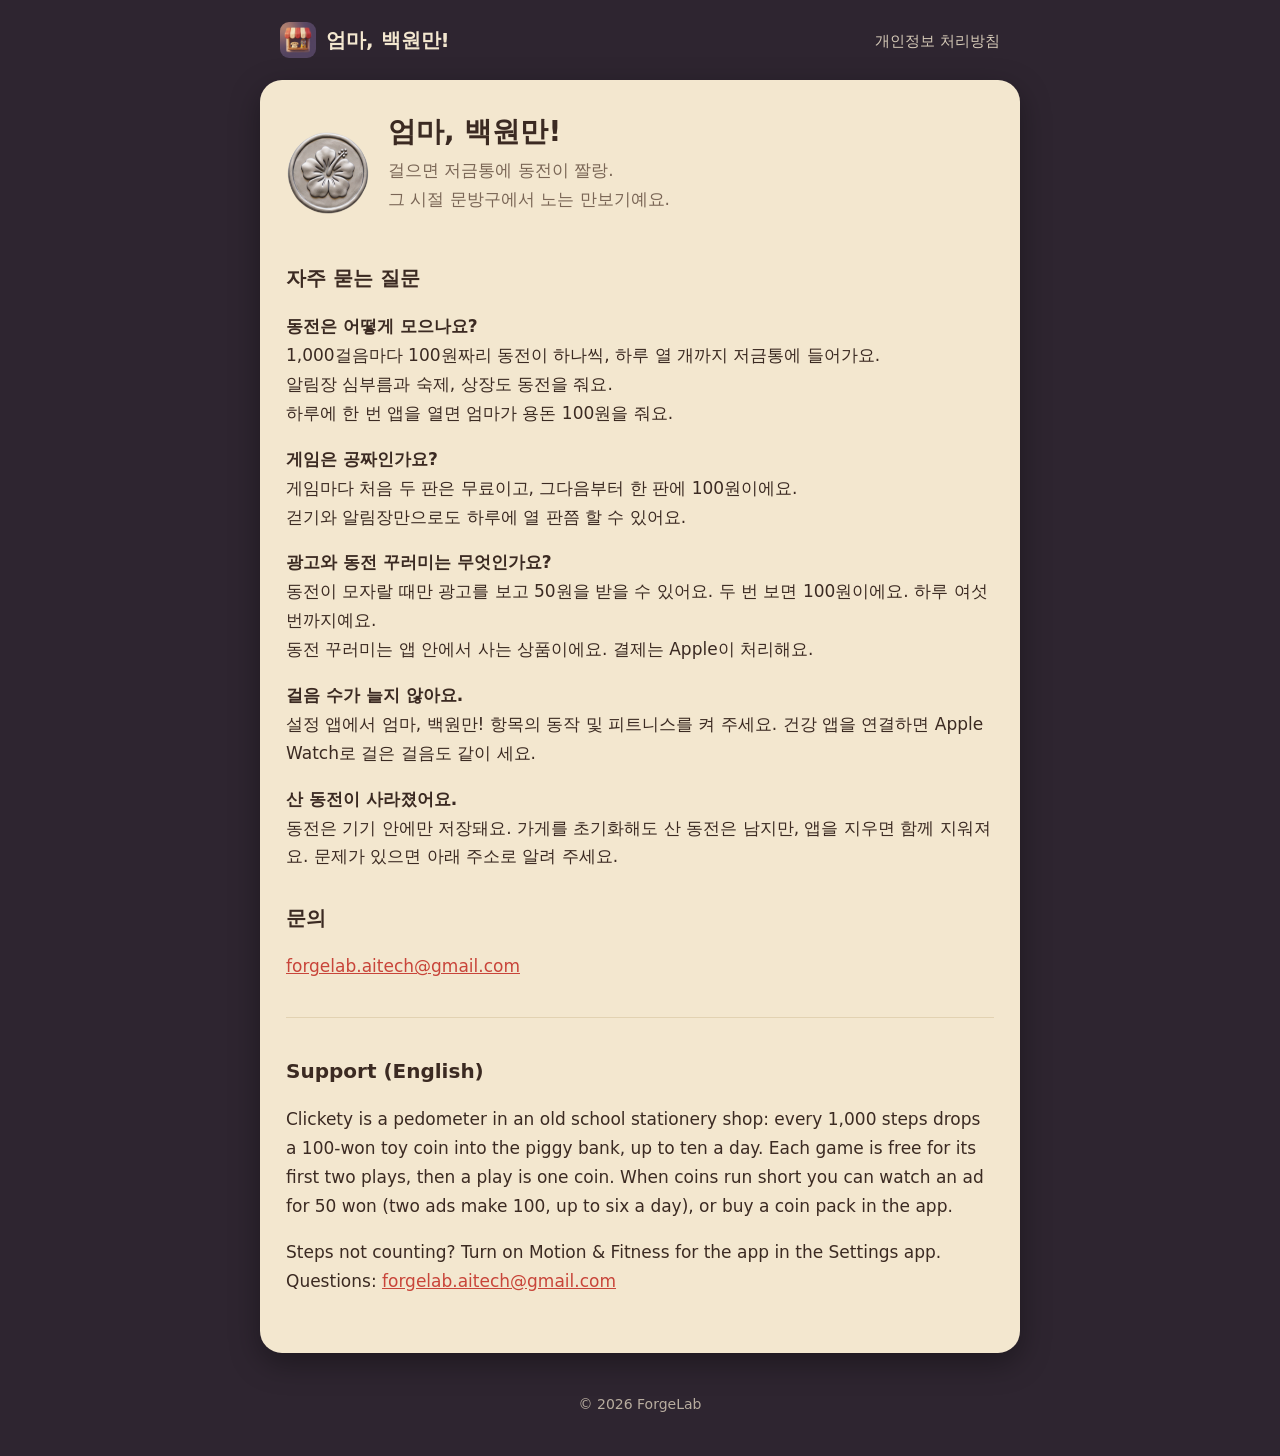
<file: index.html>
<!DOCTYPE html>
<html lang="ko">
<head>
  <meta charset="UTF-8" />
  <meta name="viewport" content="width=device-width, initial-scale=1.0" />
  <title>엄마, 백원만! 고객 지원</title>
  <meta name="description" content="걸으면 동전이 짤랑, 그 시절 문방구 만보기 앱 엄마, 백원만! 고객 지원 페이지" />
  <link rel="icon" type="image/png" href="favicon.png" />
  <link rel="apple-touch-icon" href="apple-touch-icon.png" />
  <link rel="stylesheet" href="style.css" />
</head>
<body>
  <header class="site">
    <div class="wrap">
      <a class="brand" href="./"><img src="apple-touch-icon.png" alt="" />엄마, 백원만!</a>
      <nav>
        <a href="privacy.html">개인정보 처리방침</a>
      </nav>
    </div>
  </header>

  <main class="wrap home">
    <div class="hero">
      <img src="coin.png" alt="" />
      <div>
        <h1>엄마, 백원만!</h1>
        <p class="lead-sub">걸으면 저금통에 동전이 짤랑.<br />그 시절 문방구에서 노는 만보기예요.</p>
      </div>
    </div>

    <h2>자주 묻는 질문</h2>
    <p><strong>동전은 어떻게 모으나요?</strong><br />
    1,000걸음마다 100원짜리 동전이 하나씩, 하루 열 개까지 저금통에 들어가요.<br />
    알림장 심부름과 숙제, 상장도 동전을 줘요.<br />
    하루에 한 번 앱을 열면 엄마가 용돈 100원을 줘요.</p>

    <p><strong>게임은 공짜인가요?</strong><br />
    게임마다 처음 두 판은 무료이고, 그다음부터 한 판에 100원이에요.<br />
    걷기와 알림장만으로도 하루에 열 판쯤 할 수 있어요.</p>

    <p><strong>광고와 동전 꾸러미는 무엇인가요?</strong><br />
    동전이 모자랄 때만 광고를 보고 50원을 받을 수 있어요. 두 번 보면 100원이에요. 하루 여섯 번까지예요.<br />
    동전 꾸러미는 앱 안에서 사는 상품이에요. 결제는 Apple이 처리해요.</p>

    <p><strong>걸음 수가 늘지 않아요.</strong><br />
    설정 앱에서 엄마, 백원만! 항목의 동작 및 피트니스를 켜 주세요. 건강 앱을 연결하면 Apple Watch로 걸은 걸음도 같이 세요.</p>

    <p><strong>산 동전이 사라졌어요.</strong><br />
    동전은 기기 안에만 저장돼요. 가게를 초기화해도 산 동전은 남지만, 앱을 지우면 함께 지워져요. 문제가 있으면 아래 주소로 알려 주세요.</p>

    <h2>문의</h2>
    <p><a href="mailto:forgelab.aitech@gmail.com">forgelab.aitech@gmail.com</a></p>

    <hr />

    <h2 lang="en">Support (English)</h2>
    <div lang="en">
      <p>Clickety is a pedometer in an old school stationery shop: every 1,000 steps drops a 100-won toy coin into the piggy bank, up to ten a day. Each game is free for its first two plays, then a play is one coin. When coins run short you can watch an ad for 50 won (two ads make 100, up to six a day), or buy a coin pack in the app.</p>
      <p>Steps not counting? Turn on Motion &amp; Fitness for the app in the Settings app. Questions: <a href="mailto:forgelab.aitech@gmail.com">forgelab.aitech@gmail.com</a></p>
    </div>
  </main>

  <footer>© 2026 ForgeLab</footer>
</body>
</html>
</file>
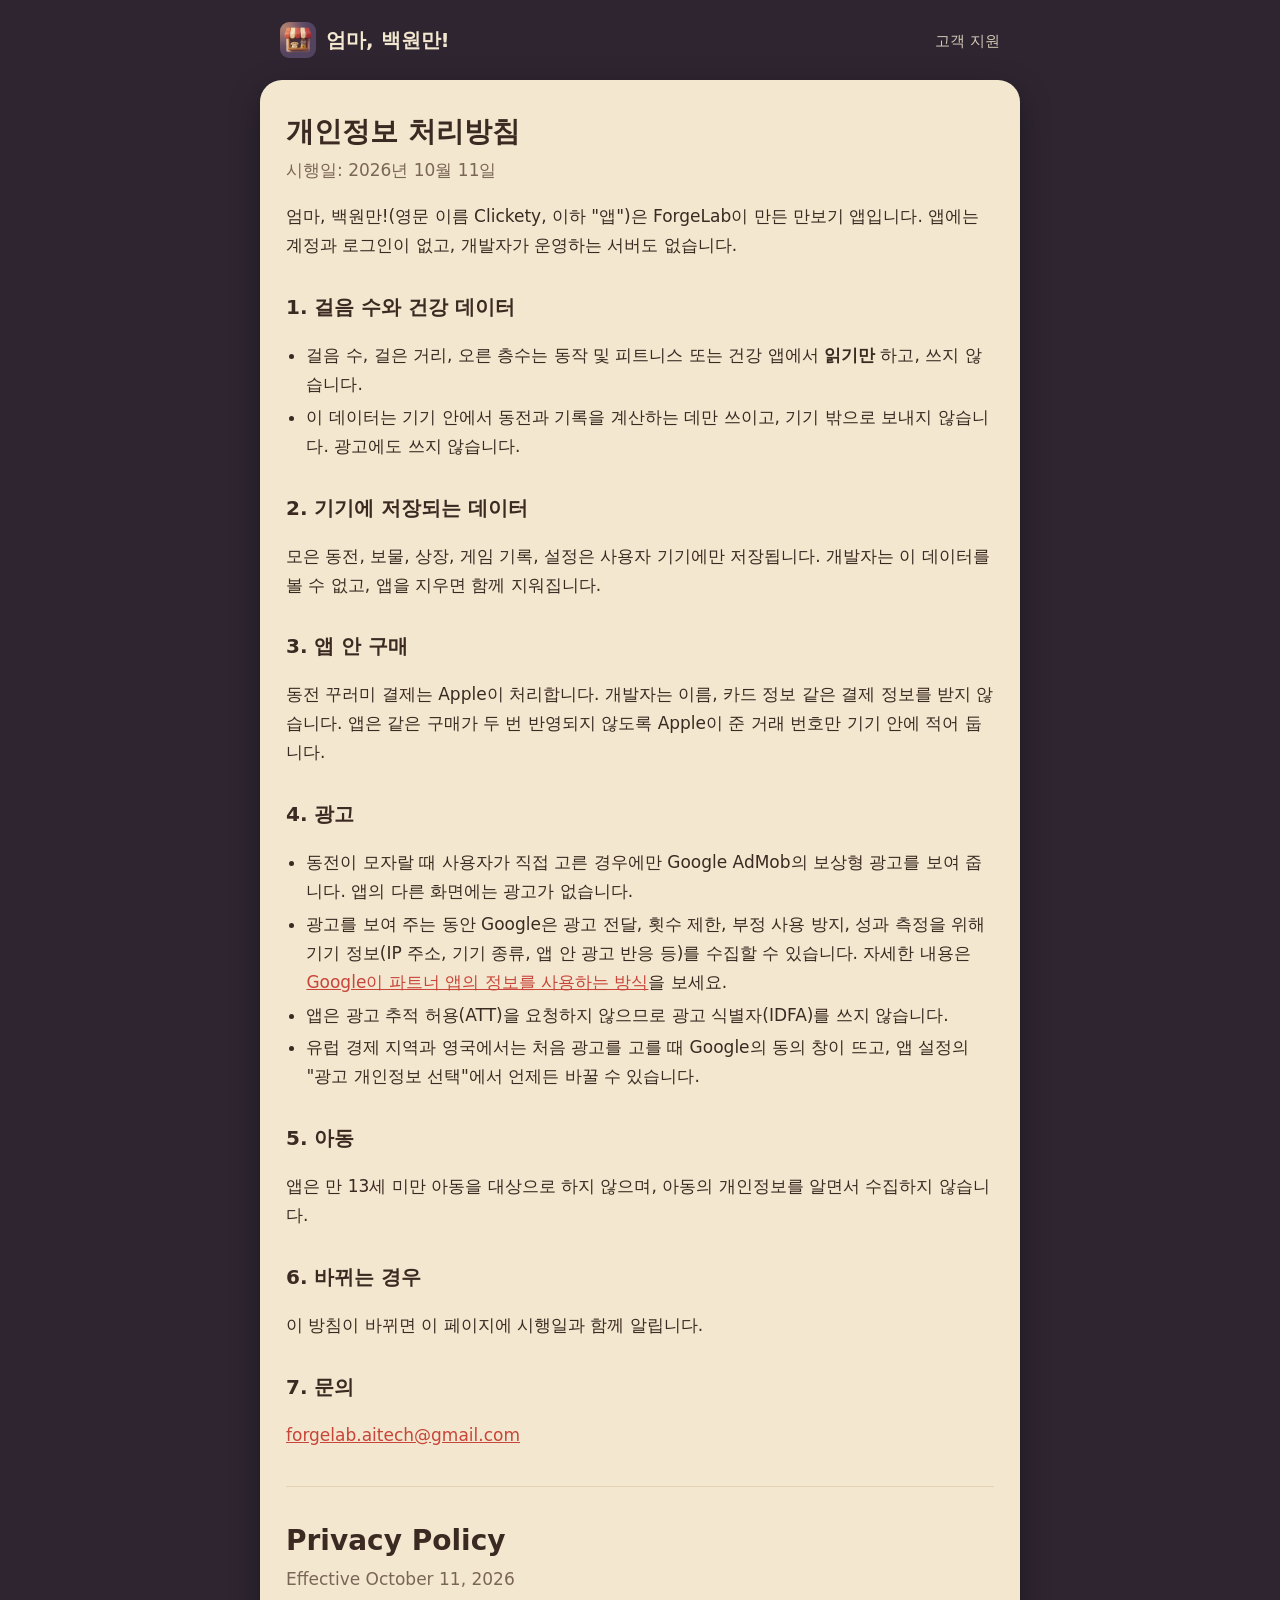
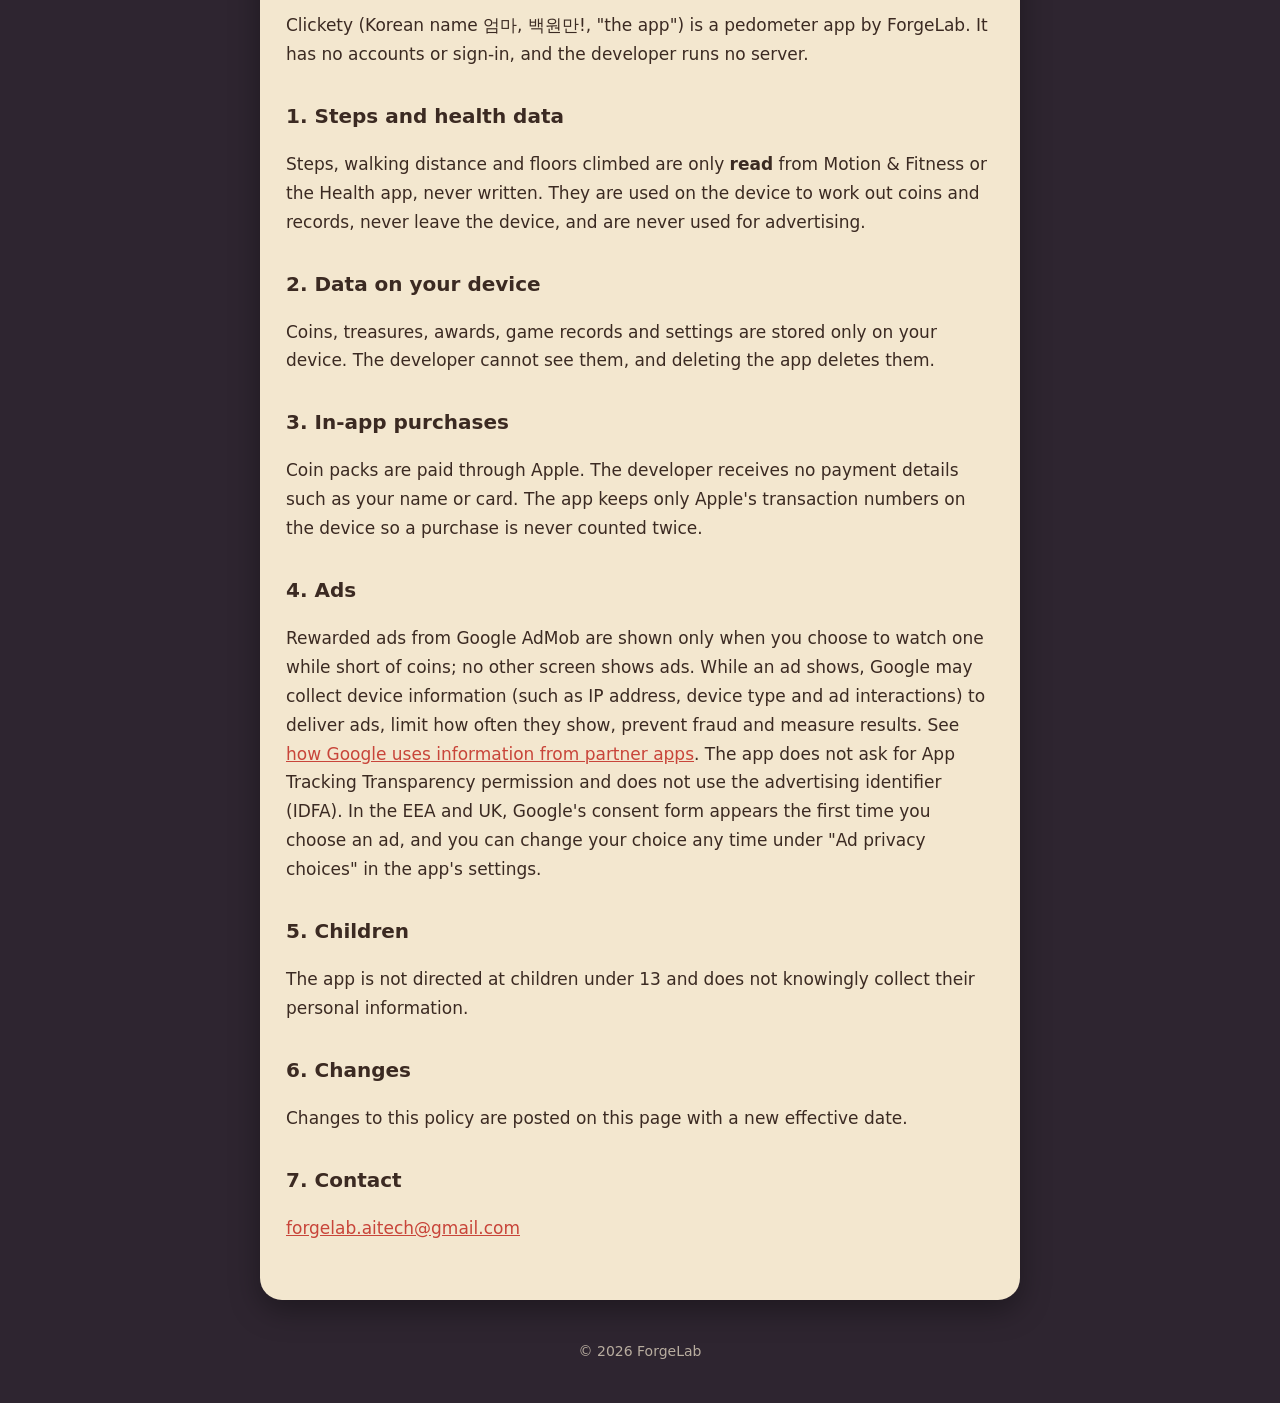
<file: privacy.html>
<!DOCTYPE html>
<html lang="ko">
<head>
  <meta charset="UTF-8" />
  <meta name="viewport" content="width=device-width, initial-scale=1.0" />
  <title>개인정보 처리방침 | 엄마, 백원만!</title>
  <link rel="icon" type="image/png" href="favicon.png" />
  <link rel="apple-touch-icon" href="apple-touch-icon.png" />
  <link rel="stylesheet" href="style.css" />
</head>
<body>
  <header class="site">
    <div class="wrap">
      <a class="brand" href="./"><img src="apple-touch-icon.png" alt="" />엄마, 백원만!</a>
      <nav>
        <a href="./">고객 지원</a>
      </nav>
    </div>
  </header>

  <main class="wrap doc">
    <h1>개인정보 처리방침</h1>
    <p class="date">시행일: 2026년 10월 11일</p>

    <p>엄마, 백원만!(영문 이름 Clickety, 이하 "앱")은 ForgeLab이 만든 만보기 앱입니다. 앱에는 계정과 로그인이 없고, 개발자가 운영하는 서버도 없습니다.</p>

    <h2>1. 걸음 수와 건강 데이터</h2>
    <ul>
      <li>걸음 수, 걸은 거리, 오른 층수는 동작 및 피트니스 또는 건강 앱에서 <strong>읽기만</strong> 하고, 쓰지 않습니다.</li>
      <li>이 데이터는 기기 안에서 동전과 기록을 계산하는 데만 쓰이고, 기기 밖으로 보내지 않습니다. 광고에도 쓰지 않습니다.</li>
    </ul>

    <h2>2. 기기에 저장되는 데이터</h2>
    <p>모은 동전, 보물, 상장, 게임 기록, 설정은 사용자 기기에만 저장됩니다. 개발자는 이 데이터를 볼 수 없고, 앱을 지우면 함께 지워집니다.</p>

    <h2>3. 앱 안 구매</h2>
    <p>동전 꾸러미 결제는 Apple이 처리합니다. 개발자는 이름, 카드 정보 같은 결제 정보를 받지 않습니다. 앱은 같은 구매가 두 번 반영되지 않도록 Apple이 준 거래 번호만 기기 안에 적어 둡니다.</p>

    <h2>4. 광고</h2>
    <ul>
      <li>동전이 모자랄 때 사용자가 직접 고른 경우에만 Google AdMob의 보상형 광고를 보여 줍니다. 앱의 다른 화면에는 광고가 없습니다.</li>
      <li>광고를 보여 주는 동안 Google은 광고 전달, 횟수 제한, 부정 사용 방지, 성과 측정을 위해 기기 정보(IP 주소, 기기 종류, 앱 안 광고 반응 등)를 수집할 수 있습니다. 자세한 내용은 <a href="https://policies.google.com/technologies/partner-sites">Google이 파트너 앱의 정보를 사용하는 방식</a>을 보세요.</li>
      <li>앱은 광고 추적 허용(ATT)을 요청하지 않으므로 광고 식별자(IDFA)를 쓰지 않습니다.</li>
      <li>유럽 경제 지역과 영국에서는 처음 광고를 고를 때 Google의 동의 창이 뜨고, 앱 설정의 "광고 개인정보 선택"에서 언제든 바꿀 수 있습니다.</li>
    </ul>

    <h2>5. 아동</h2>
    <p>앱은 만 13세 미만 아동을 대상으로 하지 않으며, 아동의 개인정보를 알면서 수집하지 않습니다.</p>

    <h2>6. 바뀌는 경우</h2>
    <p>이 방침이 바뀌면 이 페이지에 시행일과 함께 알립니다.</p>

    <h2>7. 문의</h2>
    <p><a href="mailto:forgelab.aitech@gmail.com">forgelab.aitech@gmail.com</a></p>

    <hr />

    <div lang="en">
      <h1>Privacy Policy</h1>
      <p class="date">Effective October 11, 2026</p>
      <p>Clickety (Korean name 엄마, 백원만!, "the app") is a pedometer app by ForgeLab. It has no accounts or sign-in, and the developer runs no server.</p>
      <h2>1. Steps and health data</h2>
      <p>Steps, walking distance and floors climbed are only <strong>read</strong> from Motion &amp; Fitness or the Health app, never written. They are used on the device to work out coins and records, never leave the device, and are never used for advertising.</p>
      <h2>2. Data on your device</h2>
      <p>Coins, treasures, awards, game records and settings are stored only on your device. The developer cannot see them, and deleting the app deletes them.</p>
      <h2>3. In-app purchases</h2>
      <p>Coin packs are paid through Apple. The developer receives no payment details such as your name or card. The app keeps only Apple's transaction numbers on the device so a purchase is never counted twice.</p>
      <h2>4. Ads</h2>
      <p>Rewarded ads from Google AdMob are shown only when you choose to watch one while short of coins; no other screen shows ads. While an ad shows, Google may collect device information (such as IP address, device type and ad interactions) to deliver ads, limit how often they show, prevent fraud and measure results. See <a href="https://policies.google.com/technologies/partner-sites">how Google uses information from partner apps</a>. The app does not ask for App Tracking Transparency permission and does not use the advertising identifier (IDFA). In the EEA and UK, Google's consent form appears the first time you choose an ad, and you can change your choice any time under "Ad privacy choices" in the app's settings.</p>
      <h2>5. Children</h2>
      <p>The app is not directed at children under 13 and does not knowingly collect their personal information.</p>
      <h2>6. Changes</h2>
      <p>Changes to this policy are posted on this page with a new effective date.</p>
      <h2>7. Contact</h2>
      <p><a href="mailto:forgelab.aitech@gmail.com">forgelab.aitech@gmail.com</a></p>
    </div>
  </main>

  <footer>© 2026 ForgeLab</footer>
</body>
</html>
</file>
<file: style.css>
:root {
  --bg: #2e2530;
  --paper: #f3e7cf;
  --ink: #3b2a22;
  --muted: #7a6656;
  --red: #c8453a;
  --line: #e2d2b2;
}
* { box-sizing: border-box; }
html { -webkit-text-size-adjust: 100%; }
body {
  margin: 0;
  background: var(--bg);
  color: var(--ink);
  font: 17px/1.7 -apple-system, BlinkMacSystemFont, "Apple SD Gothic Neo", "Pretendard", system-ui, sans-serif;
}
a { color: var(--red); }
.wrap { max-width: 760px; margin: 0 auto; padding: 0 20px; }
header.site { padding: 22px 0; }
header.site .wrap { display: flex; align-items: center; justify-content: space-between; gap: 12px; flex-wrap: wrap; }
.brand { display: flex; align-items: center; gap: 10px; color: var(--paper); font-weight: 800; font-size: 20px; text-decoration: none; }
.brand img { width: 36px; height: 36px; border-radius: 9px; }
nav a { color: var(--paper); opacity: .85; margin-left: 16px; font-size: 15px; text-decoration: none; }
main.doc, main.home {
  background: var(--paper);
  border-radius: 22px;
  padding: 34px 26px 40px;
  margin-bottom: 40px;
  box-shadow: 0 10px 30px rgba(0,0,0,.35);
}
h1 { font-size: 28px; line-height: 1.3; margin: 0 0 6px; }
h2 { font-size: 20px; margin: 30px 0 6px; }
.date, .lead-sub { color: var(--muted); margin-top: 0; }
.hero { display: flex; gap: 18px; align-items: center; }
.hero img { width: 84px; height: 84px; }
ul { padding-left: 1.2em; }
li { margin: 4px 0; }
hr { border: 0; border-top: 1px solid var(--line); margin: 36px 0; }
footer { color: var(--paper); opacity: .7; font-size: 14px; padding: 0 0 40px; text-align: center; }
</file>
